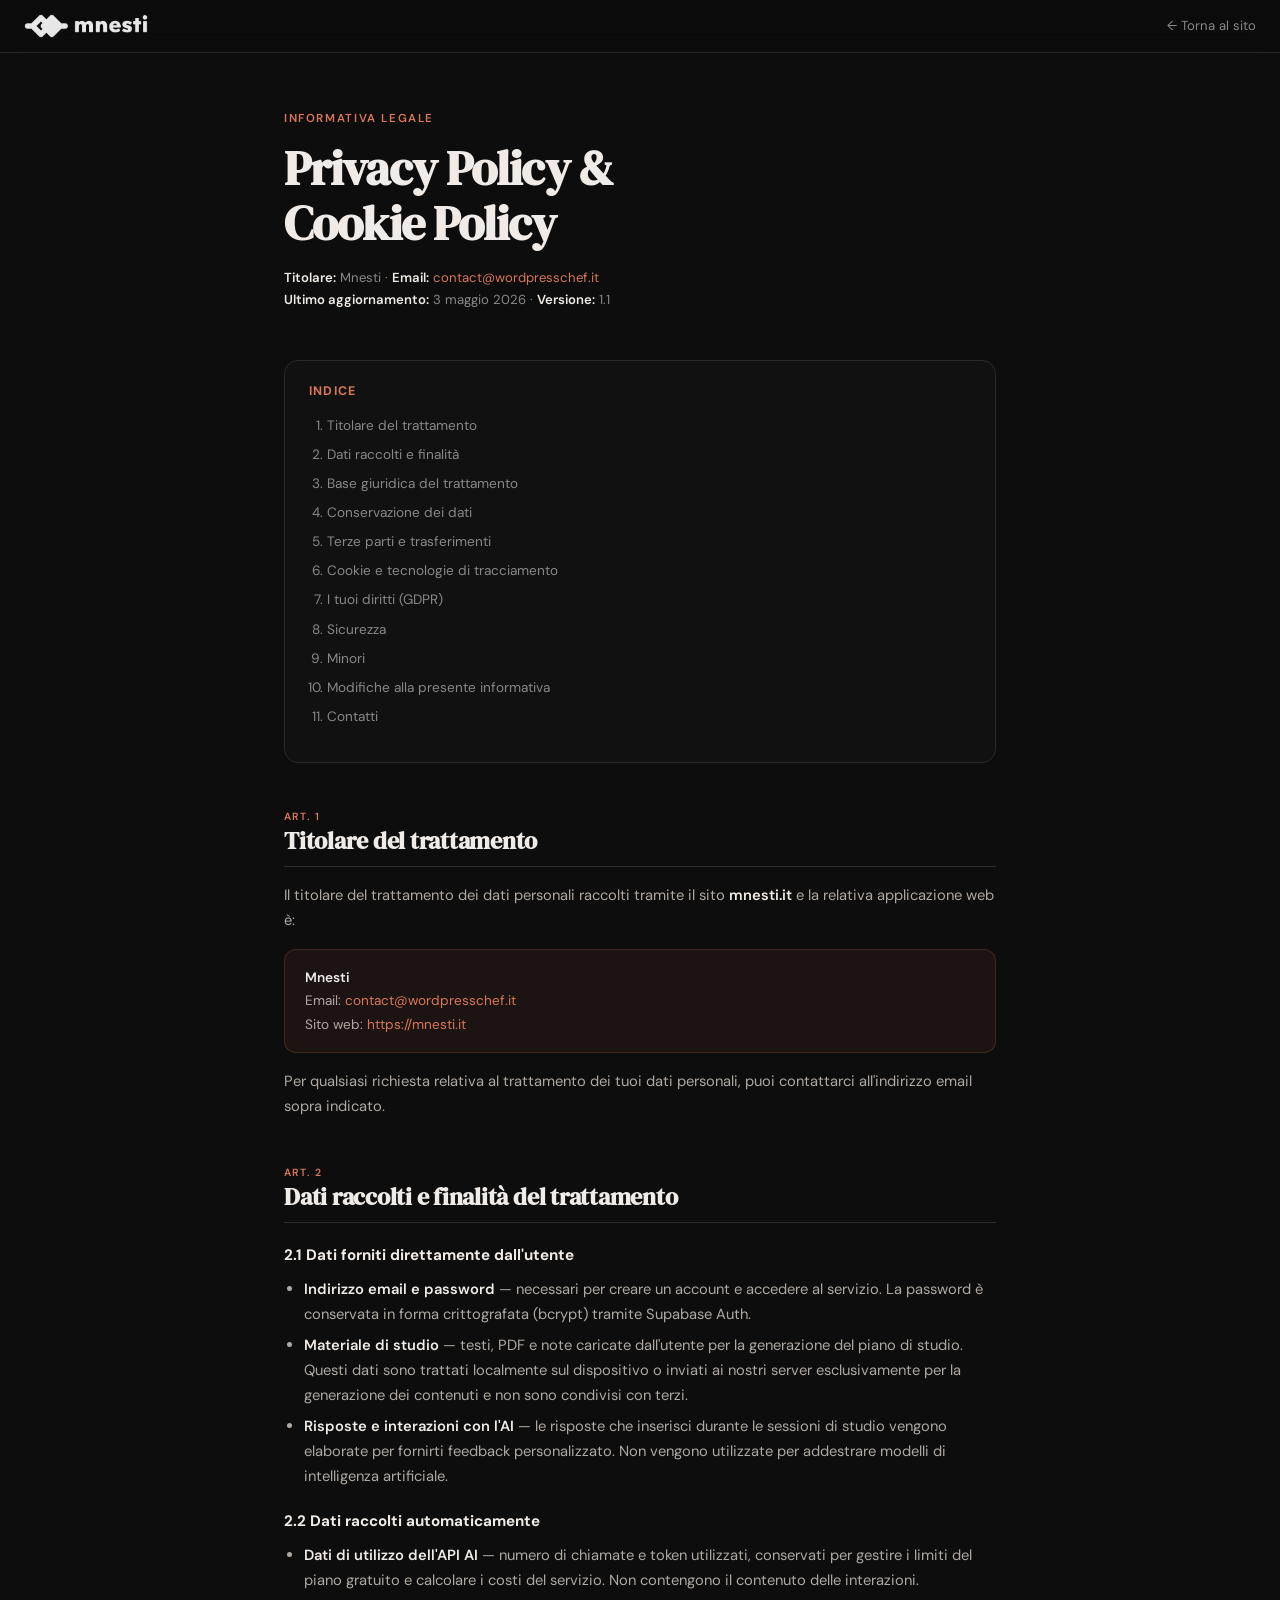
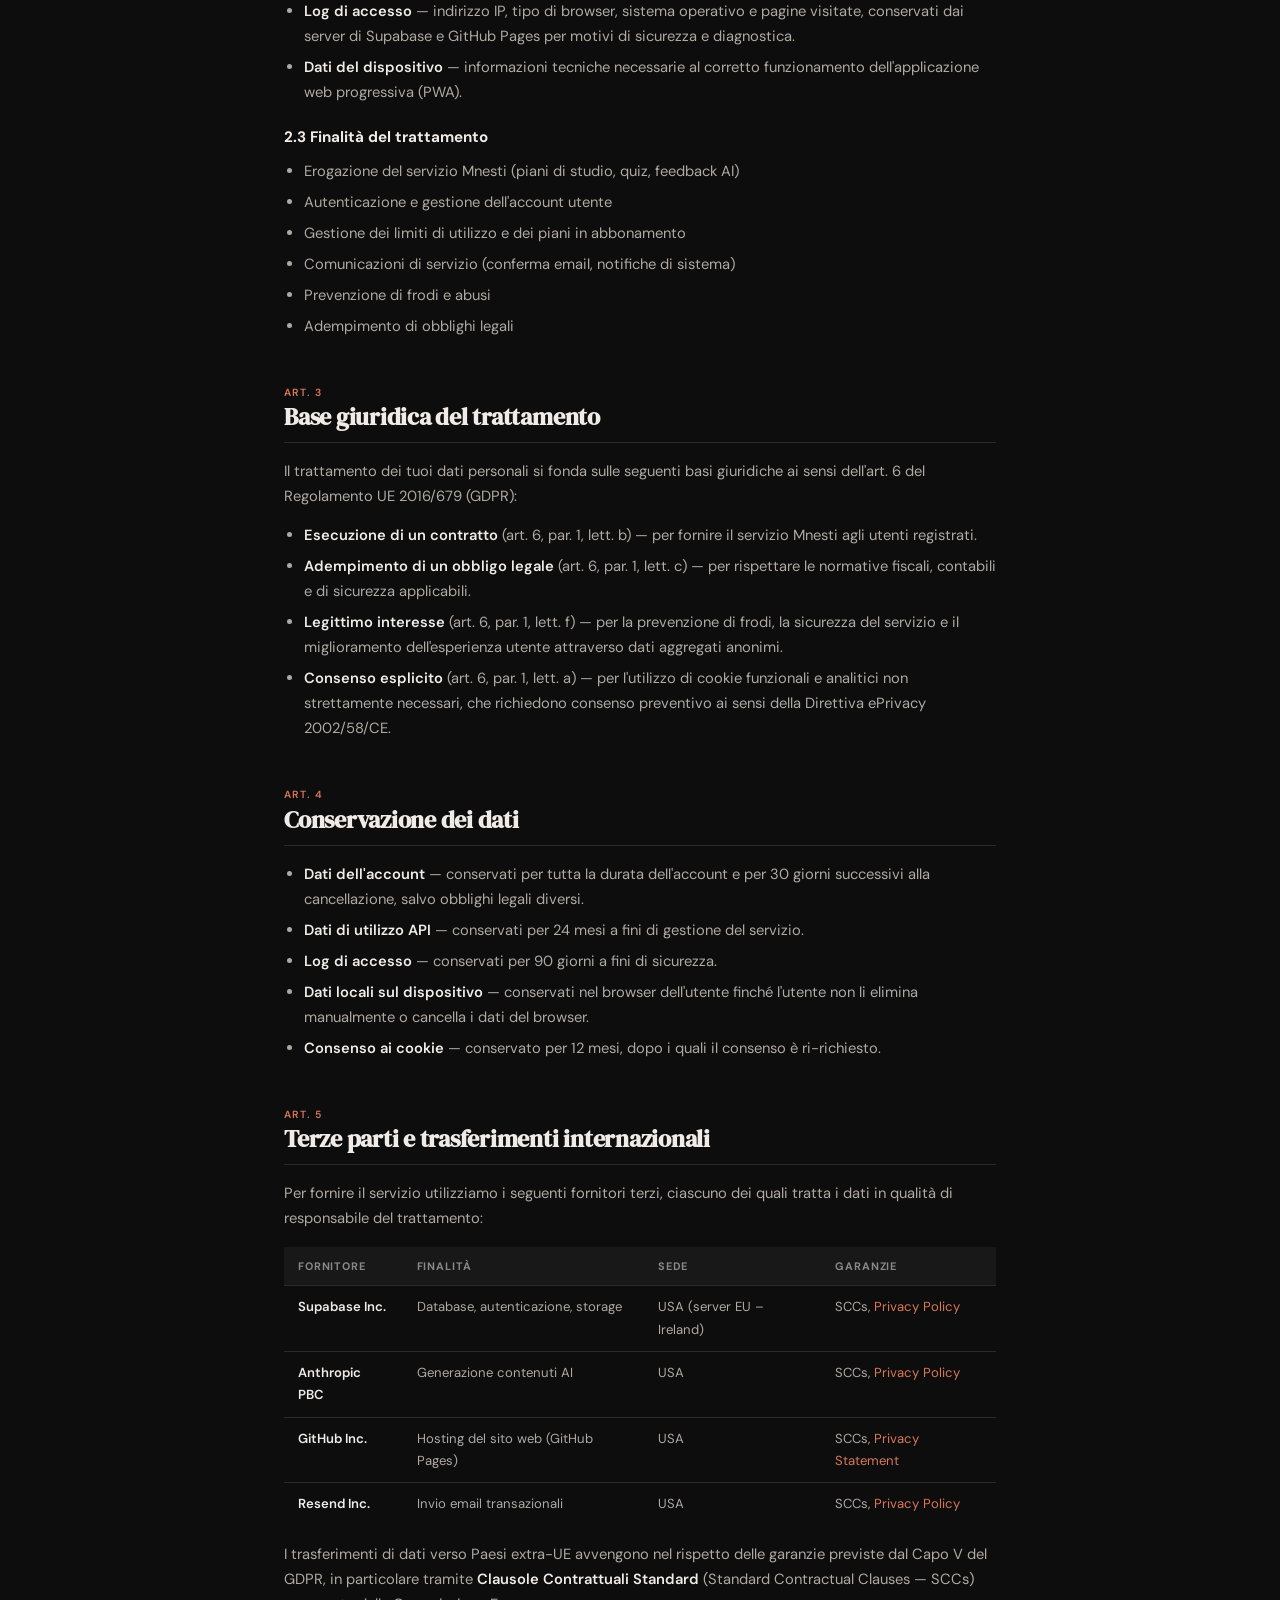
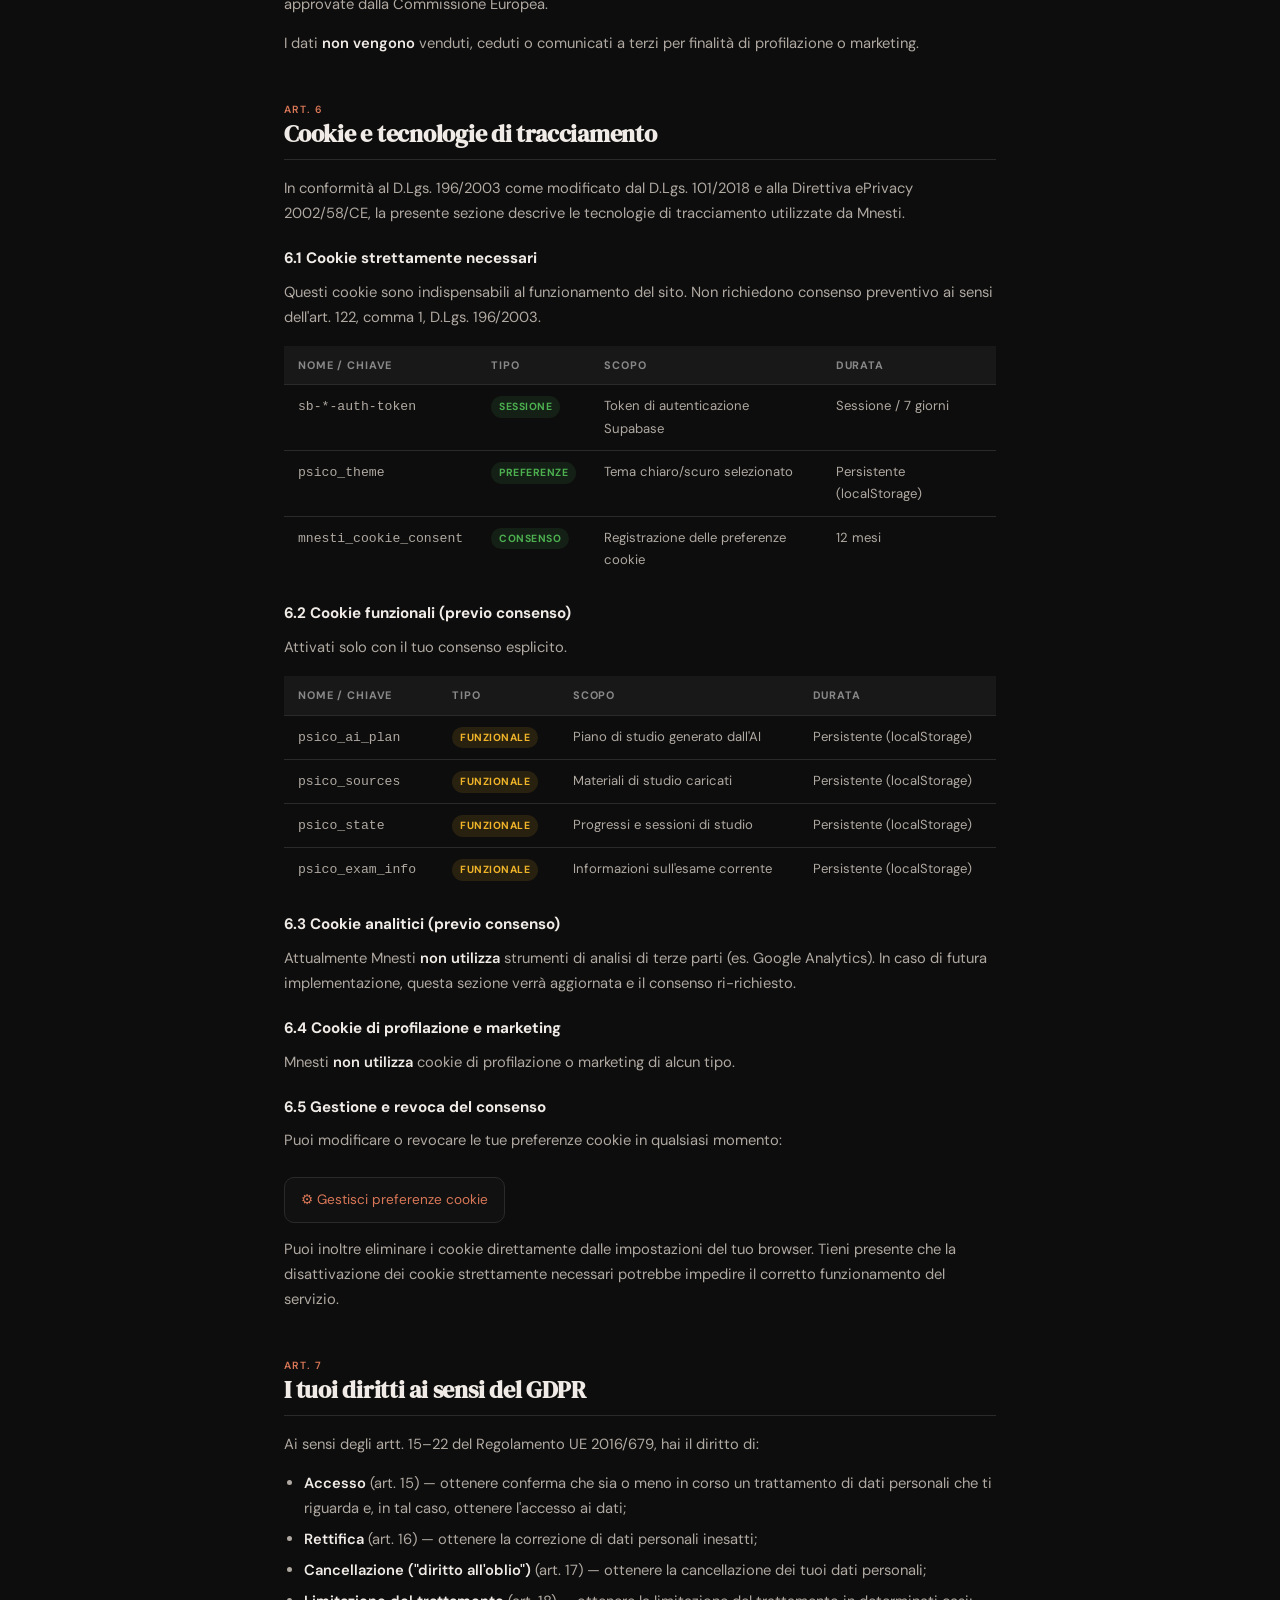
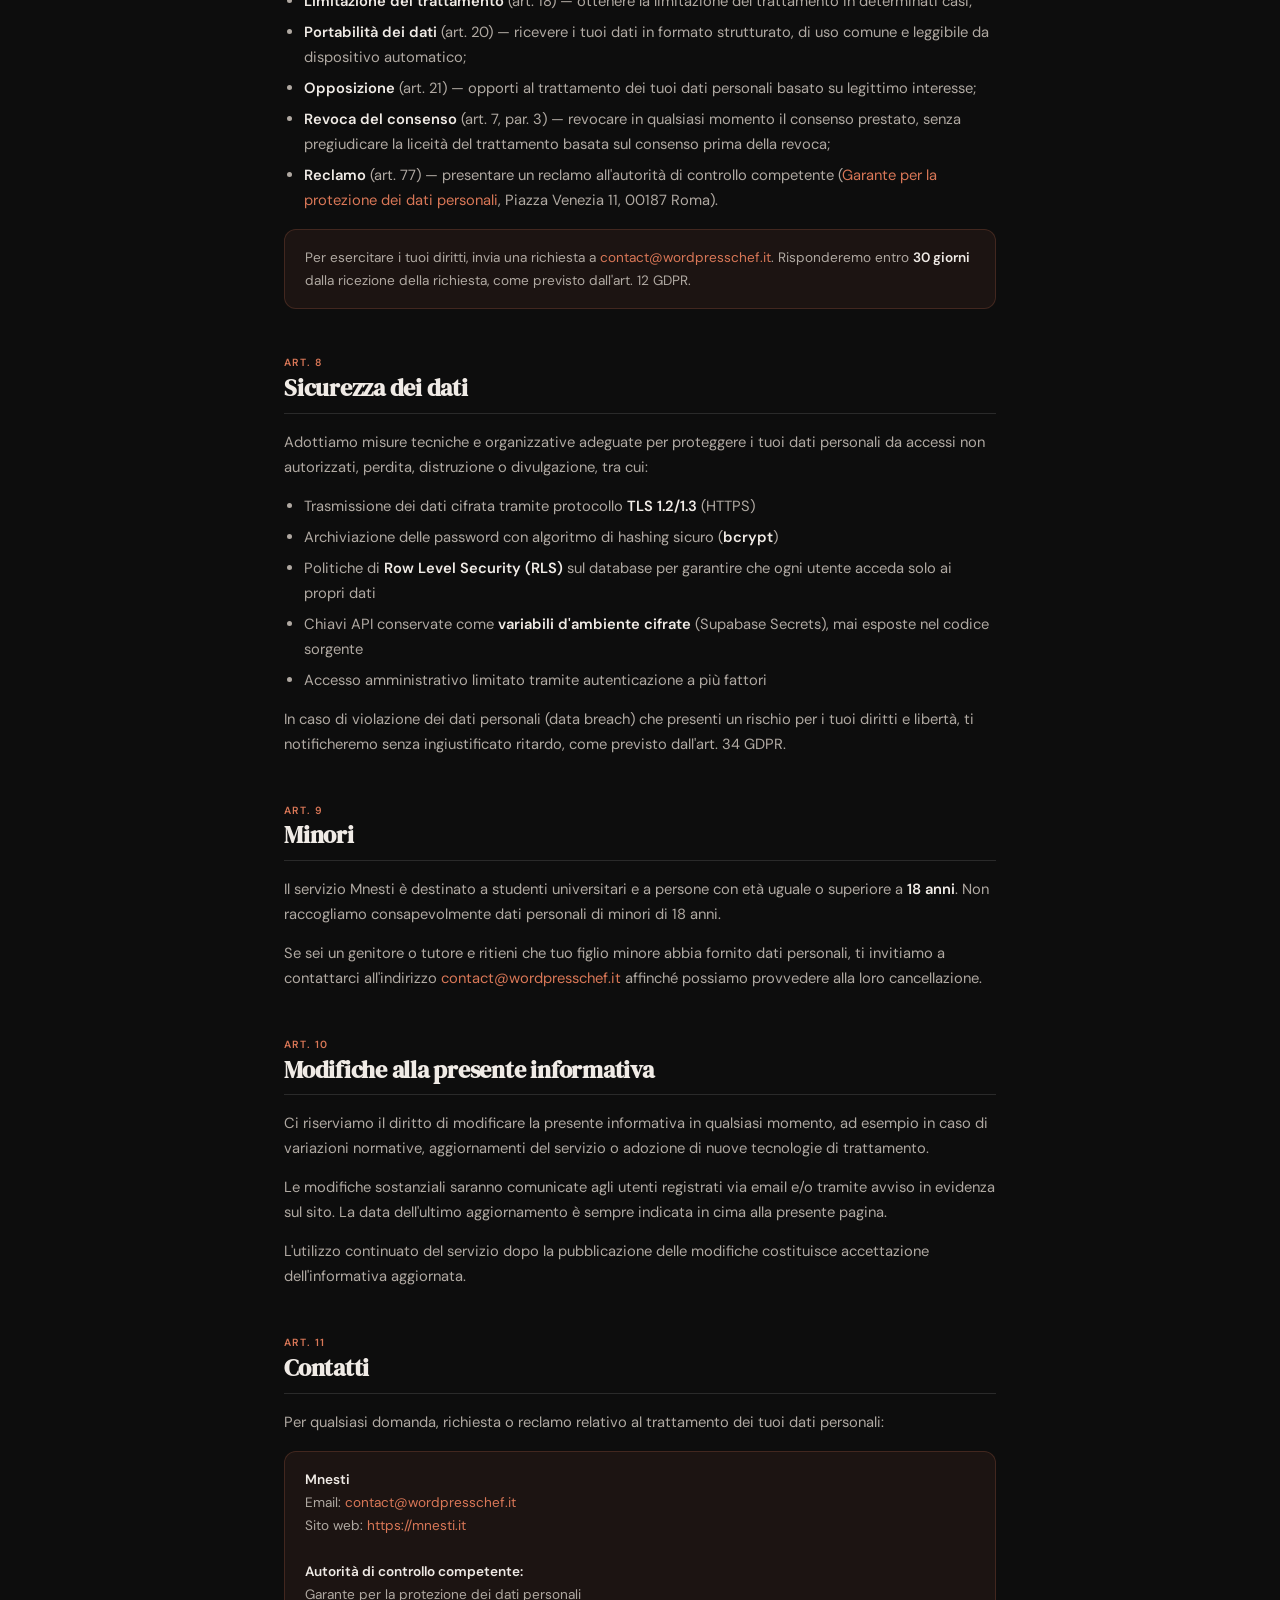
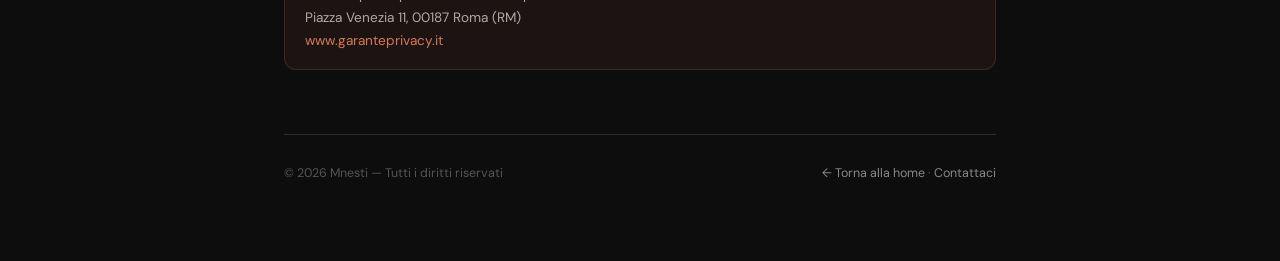
<file: privacy.html>
<!DOCTYPE html>
<html lang="it">
<head>
  <meta charset="UTF-8" />
  <meta name="viewport" content="width=device-width, initial-scale=1.0" />
  <title>Privacy Policy e Cookie Policy — Mnesti</title>
  <meta name="description" content="Informativa sul trattamento dei dati personali e sui cookie di Mnesti, ai sensi del GDPR (Reg. UE 2016/679) e del D.Lgs. 196/2003." />
  <meta name="robots" content="noindex, follow" />
  <link rel="canonical" href="https://mnesti.it/privacy.html" />
  <link rel="icon" href="favicon-32.png" type="image/png" sizes="32x32" />
  <link rel="preconnect" href="https://fonts.googleapis.com" />
  <link rel="preconnect" href="https://fonts.gstatic.com" crossorigin />
  <link href="https://fonts.googleapis.com/css2?family=DM+Serif+Display:ital@0;1&family=DM+Sans:wght@300;400;500;600&display=swap" rel="stylesheet" />
  <style>
    *, *::before, *::after { box-sizing: border-box; margin: 0; padding: 0; }
    :root {
      --bg:     #0d0d0d;
      --bg2:    #111;
      --bg3:    #181818;
      --border: #2a2a2a;
      --accent: #d97757;
      --white:  #f0ebe6;
      --grey:   #888;
      --grey2:  #555;
      --sans:   'DM Sans', system-ui, sans-serif;
      --serif:  'DM Serif Display', Georgia, serif;
    }
    html { scroll-behavior: smooth; }
    body {
      background: var(--bg);
      color: var(--white);
      font-family: var(--sans);
      font-size: 16px;
      line-height: 1.7;
      overflow-x: hidden;
    }
    ::-webkit-scrollbar { width: 4px; }
    ::-webkit-scrollbar-track { background: var(--bg); }
    ::-webkit-scrollbar-thumb { background: var(--accent); border-radius: 2px; }

    /* NAV */
    .topnav {
      position: sticky;
      top: 0;
      background: rgba(13,13,13,.92);
      backdrop-filter: blur(12px);
      border-bottom: 1px solid var(--border);
      padding: 14px 24px;
      display: flex;
      align-items: center;
      justify-content: space-between;
      z-index: 100;
    }
    .topnav-logo {
      display: flex;
      align-items: center;
      text-decoration: none;
    }
    .topnav-logo img {
      height: 24px;
      filter: invert(1);
      opacity: .9;
    }
    .topnav-back {
      font-size: .82rem;
      color: var(--grey);
      text-decoration: none;
      transition: color .2s;
      display: flex;
      align-items: center;
      gap: 6px;
    }
    .topnav-back:hover { color: var(--white); }

    /* LAYOUT */
    .page-wrap {
      max-width: 760px;
      margin: 0 auto;
      padding: 56px 24px 80px;
    }
    .page-hero {
      margin-bottom: 48px;
    }
    .page-label {
      font-size: .72rem;
      font-weight: 600;
      text-transform: uppercase;
      letter-spacing: .14em;
      color: var(--accent);
      margin-bottom: 12px;
    }
    .page-title {
      font-family: var(--serif);
      font-size: clamp(2rem, 5vw, 3rem);
      line-height: 1.15;
      letter-spacing: -.02em;
      margin-bottom: 16px;
    }
    .page-meta {
      font-size: .82rem;
      color: var(--grey);
    }
    .page-meta strong { color: var(--white); }

    /* TOC */
    .toc {
      background: var(--bg2);
      border: 1px solid var(--border);
      border-radius: 14px;
      padding: 20px 24px;
      margin-bottom: 48px;
    }
    .toc-title {
      font-size: .78rem;
      font-weight: 700;
      text-transform: uppercase;
      letter-spacing: .1em;
      color: var(--accent);
      margin-bottom: 12px;
    }
    .toc ol {
      padding-left: 18px;
      display: flex;
      flex-direction: column;
      gap: 6px;
    }
    .toc li { font-size: .85rem; color: var(--grey); }
    .toc a { color: var(--grey); text-decoration: none; transition: color .2s; }
    .toc a:hover { color: var(--accent); }

    /* CONTENT */
    .section { margin-bottom: 48px; scroll-margin-top: 80px; }
    h2 {
      font-family: var(--serif);
      font-size: 1.5rem;
      line-height: 1.2;
      margin-bottom: 16px;
      padding-bottom: 10px;
      border-bottom: 1px solid var(--border);
      letter-spacing: -.01em;
    }
    h2 .sec-num {
      font-family: var(--sans);
      font-size: .65rem;
      font-weight: 600;
      text-transform: uppercase;
      letter-spacing: .12em;
      color: var(--accent);
      display: block;
      margin-bottom: 4px;
    }
    h3 {
      font-size: .95rem;
      font-weight: 700;
      color: var(--white);
      margin: 20px 0 8px;
    }
    p { font-size: .92rem; color: #b0a9a2; margin-bottom: 14px; }
    p:last-child { margin-bottom: 0; }
    strong { color: var(--white); font-weight: 600; }
    a { color: var(--accent); text-decoration: none; }
    a:hover { text-decoration: underline; }
    ul, ol {
      padding-left: 20px;
      margin-bottom: 14px;
      display: flex;
      flex-direction: column;
      gap: 6px;
    }
    li { font-size: .92rem; color: #b0a9a2; }

    /* Cookie table */
    .cookie-table { width: 100%; border-collapse: collapse; margin: 16px 0; font-size: .82rem; }
    .cookie-table th {
      background: var(--bg3);
      color: var(--grey);
      font-size: .68rem;
      font-weight: 700;
      text-transform: uppercase;
      letter-spacing: .08em;
      padding: 10px 14px;
      text-align: left;
      border-bottom: 1px solid var(--border);
    }
    .cookie-table td {
      padding: 10px 14px;
      border-bottom: 1px solid var(--border);
      color: #b0a9a2;
      vertical-align: top;
    }
    .cookie-table tr:last-child td { border-bottom: none; }
    .badge {
      display: inline-block;
      padding: 2px 8px;
      border-radius: 100px;
      font-size: .65rem;
      font-weight: 700;
      text-transform: uppercase;
      letter-spacing: .05em;
    }
    .badge-green  { background: rgba(76,175,80,.12);  color: #4caf50; }
    .badge-yellow { background: rgba(240,180,41,.12); color: #f0b429; }
    .badge-orange { background: rgba(217,119,87,.12); color: #d97757; }

    /* Highlight box */
    .hl-box {
      background: rgba(217,119,87,.07);
      border: 1px solid rgba(217,119,87,.2);
      border-radius: 12px;
      padding: 16px 20px;
      margin: 16px 0;
    }
    .hl-box p { margin-bottom: 0; font-size: .85rem; }

    /* Cookie preferences link */
    .ck-prefs-link {
      display: inline-flex;
      align-items: center;
      gap: 8px;
      background: var(--bg2);
      border: 1px solid var(--border);
      border-radius: 10px;
      padding: 10px 16px;
      font-size: .85rem;
      color: var(--accent);
      cursor: pointer;
      transition: border-color .2s;
      text-decoration: none;
      margin-top: 10px;
    }
    .ck-prefs-link:hover { border-color: rgba(217,119,87,.4); text-decoration: none; }

    /* Footer */
    .page-footer {
      margin-top: 64px;
      padding-top: 28px;
      border-top: 1px solid var(--border);
      display: flex;
      align-items: center;
      justify-content: space-between;
      gap: 16px;
      flex-wrap: wrap;
    }
    .page-footer p { font-size: .78rem; color: var(--grey2); margin: 0; }
    .page-footer a { color: var(--grey); }
    .page-footer a:hover { color: var(--white); }
  </style>
</head>
<body>

<nav class="topnav" aria-label="Navigazione">
  <a href="https://mnesti.it" class="topnav-logo" aria-label="Mnesti — torna alla homepage">
    <img src="logo-full.png" alt="Mnesti"
         onerror="this.onerror=null;this.src='logo-mark.png';this.style.height='22px'">
  </a>
  <a href="https://mnesti.it" class="topnav-back">← Torna al sito</a>
</nav>

<main class="page-wrap">

  <header class="page-hero">
    <p class="page-label">Informativa legale</p>
    <h1 class="page-title">Privacy Policy &amp;<br>Cookie Policy</h1>
    <p class="page-meta">
      <strong>Titolare:</strong> Mnesti · <strong>Email:</strong> <a href="mailto:contact@wordpresschef.it">contact@wordpresschef.it</a><br>
      <strong>Ultimo aggiornamento:</strong> 3 maggio 2026 · <strong>Versione:</strong> 1.1
    </p>
  </header>

  <nav class="toc" aria-label="Indice">
    <p class="toc-title">Indice</p>
    <ol>
      <li><a href="#titolare">Titolare del trattamento</a></li>
      <li><a href="#dati">Dati raccolti e finalità</a></li>
      <li><a href="#base-giuridica">Base giuridica del trattamento</a></li>
      <li><a href="#conservazione">Conservazione dei dati</a></li>
      <li><a href="#terze-parti">Terze parti e trasferimenti</a></li>
      <li><a href="#cookie">Cookie e tecnologie di tracciamento</a></li>
      <li><a href="#diritti">I tuoi diritti (GDPR)</a></li>
      <li><a href="#sicurezza">Sicurezza</a></li>
      <li><a href="#minori">Minori</a></li>
      <li><a href="#modifiche">Modifiche alla presente informativa</a></li>
      <li><a href="#contatti">Contatti</a></li>
    </ol>
  </nav>

  <!-- 1. Titolare -->
  <section class="section" id="titolare">
    <h2><span class="sec-num">Art. 1</span>Titolare del trattamento</h2>
    <p>Il titolare del trattamento dei dati personali raccolti tramite il sito <strong>mnesti.it</strong> e la relativa applicazione web è:</p>
    <div class="hl-box">
      <p><strong>Mnesti</strong><br>
      Email: <a href="mailto:contact@wordpresschef.it">contact@wordpresschef.it</a><br>
      Sito web: <a href="https://mnesti.it">https://mnesti.it</a></p>
    </div>
    <p>Per qualsiasi richiesta relativa al trattamento dei tuoi dati personali, puoi contattarci all'indirizzo email sopra indicato.</p>
  </section>

  <!-- 2. Dati raccolti -->
  <section class="section" id="dati">
    <h2><span class="sec-num">Art. 2</span>Dati raccolti e finalità del trattamento</h2>

    <h3>2.1 Dati forniti direttamente dall'utente</h3>
    <ul>
      <li><strong>Indirizzo email e password</strong> — necessari per creare un account e accedere al servizio. La password è conservata in forma crittografata (bcrypt) tramite Supabase Auth.</li>
      <li><strong>Materiale di studio</strong> — testi, PDF e note caricate dall'utente per la generazione del piano di studio. Questi dati sono trattati localmente sul dispositivo o inviati ai nostri server esclusivamente per la generazione dei contenuti e non sono condivisi con terzi.</li>
      <li><strong>Risposte e interazioni con l'AI</strong> — le risposte che inserisci durante le sessioni di studio vengono elaborate per fornirti feedback personalizzato. Non vengono utilizzate per addestrare modelli di intelligenza artificiale.</li>
    </ul>

    <h3>2.2 Dati raccolti automaticamente</h3>
    <ul>
      <li><strong>Dati di utilizzo dell'API AI</strong> — numero di chiamate e token utilizzati, conservati per gestire i limiti del piano gratuito e calcolare i costi del servizio. Non contengono il contenuto delle interazioni.</li>
      <li><strong>Log di accesso</strong> — indirizzo IP, tipo di browser, sistema operativo e pagine visitate, conservati dai server di Supabase e GitHub Pages per motivi di sicurezza e diagnostica.</li>
      <li><strong>Dati del dispositivo</strong> — informazioni tecniche necessarie al corretto funzionamento dell'applicazione web progressiva (PWA).</li>
    </ul>

    <h3>2.3 Finalità del trattamento</h3>
    <ul>
      <li>Erogazione del servizio Mnesti (piani di studio, quiz, feedback AI)</li>
      <li>Autenticazione e gestione dell'account utente</li>
      <li>Gestione dei limiti di utilizzo e dei piani in abbonamento</li>
      <li>Comunicazioni di servizio (conferma email, notifiche di sistema)</li>
      <li>Prevenzione di frodi e abusi</li>
      <li>Adempimento di obblighi legali</li>
    </ul>
  </section>

  <!-- 3. Base giuridica -->
  <section class="section" id="base-giuridica">
    <h2><span class="sec-num">Art. 3</span>Base giuridica del trattamento</h2>
    <p>Il trattamento dei tuoi dati personali si fonda sulle seguenti basi giuridiche ai sensi dell'art. 6 del Regolamento UE 2016/679 (GDPR):</p>
    <ul>
      <li><strong>Esecuzione di un contratto</strong> (art. 6, par. 1, lett. b) — per fornire il servizio Mnesti agli utenti registrati.</li>
      <li><strong>Adempimento di un obbligo legale</strong> (art. 6, par. 1, lett. c) — per rispettare le normative fiscali, contabili e di sicurezza applicabili.</li>
      <li><strong>Legittimo interesse</strong> (art. 6, par. 1, lett. f) — per la prevenzione di frodi, la sicurezza del servizio e il miglioramento dell'esperienza utente attraverso dati aggregati anonimi.</li>
      <li><strong>Consenso esplicito</strong> (art. 6, par. 1, lett. a) — per l'utilizzo di cookie funzionali e analitici non strettamente necessari, che richiedono consenso preventivo ai sensi della Direttiva ePrivacy 2002/58/CE.</li>
    </ul>
  </section>

  <!-- 4. Conservazione -->
  <section class="section" id="conservazione">
    <h2><span class="sec-num">Art. 4</span>Conservazione dei dati</h2>
    <ul>
      <li><strong>Dati dell'account</strong> — conservati per tutta la durata dell'account e per 30 giorni successivi alla cancellazione, salvo obblighi legali diversi.</li>
      <li><strong>Dati di utilizzo API</strong> — conservati per 24 mesi a fini di gestione del servizio.</li>
      <li><strong>Log di accesso</strong> — conservati per 90 giorni a fini di sicurezza.</li>
      <li><strong>Dati locali sul dispositivo</strong> — conservati nel browser dell'utente finché l'utente non li elimina manualmente o cancella i dati del browser.</li>
      <li><strong>Consenso ai cookie</strong> — conservato per 12 mesi, dopo i quali il consenso è ri-richiesto.</li>
    </ul>
  </section>

  <!-- 5. Terze parti -->
  <section class="section" id="terze-parti">
    <h2><span class="sec-num">Art. 5</span>Terze parti e trasferimenti internazionali</h2>
    <p>Per fornire il servizio utilizziamo i seguenti fornitori terzi, ciascuno dei quali tratta i dati in qualità di responsabile del trattamento:</p>

    <table class="cookie-table">
      <thead>
        <tr>
          <th>Fornitore</th>
          <th>Finalità</th>
          <th>Sede</th>
          <th>Garanzie</th>
        </tr>
      </thead>
      <tbody>
        <tr>
          <td><strong>Supabase Inc.</strong></td>
          <td>Database, autenticazione, storage</td>
          <td>USA (server EU – Ireland)</td>
          <td>SCCs, <a href="https://supabase.com/privacy" target="_blank" rel="noopener">Privacy Policy</a></td>
        </tr>
        <tr>
          <td><strong>Anthropic PBC</strong></td>
          <td>Generazione contenuti AI</td>
          <td>USA</td>
          <td>SCCs, <a href="https://www.anthropic.com/privacy" target="_blank" rel="noopener">Privacy Policy</a></td>
        </tr>
        <tr>
          <td><strong>GitHub Inc.</strong></td>
          <td>Hosting del sito web (GitHub Pages)</td>
          <td>USA</td>
          <td>SCCs, <a href="https://docs.github.com/en/site-policy/privacy-policies/github-general-privacy-statement" target="_blank" rel="noopener">Privacy Statement</a></td>
        </tr>
        <tr>
          <td><strong>Resend Inc.</strong></td>
          <td>Invio email transazionali</td>
          <td>USA</td>
          <td>SCCs, <a href="https://resend.com/privacy" target="_blank" rel="noopener">Privacy Policy</a></td>
        </tr>
      </tbody>
    </table>

    <p>I trasferimenti di dati verso Paesi extra-UE avvengono nel rispetto delle garanzie previste dal Capo V del GDPR, in particolare tramite <strong>Clausole Contrattuali Standard</strong> (Standard Contractual Clauses — SCCs) approvate dalla Commissione Europea.</p>
    <p>I dati <strong>non vengono</strong> venduti, ceduti o comunicati a terzi per finalità di profilazione o marketing.</p>
  </section>

  <!-- 6. Cookie -->
  <section class="section" id="cookie">
    <h2><span class="sec-num">Art. 6</span>Cookie e tecnologie di tracciamento</h2>
    <p>In conformità al D.Lgs. 196/2003 come modificato dal D.Lgs. 101/2018 e alla Direttiva ePrivacy 2002/58/CE, la presente sezione descrive le tecnologie di tracciamento utilizzate da Mnesti.</p>

    <h3>6.1 Cookie strettamente necessari</h3>
    <p>Questi cookie sono indispensabili al funzionamento del sito. Non richiedono consenso preventivo ai sensi dell'art. 122, comma 1, D.Lgs. 196/2003.</p>

    <table class="cookie-table">
      <thead>
        <tr><th>Nome / Chiave</th><th>Tipo</th><th>Scopo</th><th>Durata</th></tr>
      </thead>
      <tbody>
        <tr>
          <td><code>sb-*-auth-token</code></td>
          <td><span class="badge badge-green">Sessione</span></td>
          <td>Token di autenticazione Supabase</td>
          <td>Sessione / 7 giorni</td>
        </tr>
        <tr>
          <td><code>psico_theme</code></td>
          <td><span class="badge badge-green">Preferenze</span></td>
          <td>Tema chiaro/scuro selezionato</td>
          <td>Persistente (localStorage)</td>
        </tr>
        <tr>
          <td><code>mnesti_cookie_consent</code></td>
          <td><span class="badge badge-green">Consenso</span></td>
          <td>Registrazione delle preferenze cookie</td>
          <td>12 mesi</td>
        </tr>
      </tbody>
    </table>

    <h3>6.2 Cookie funzionali (previo consenso)</h3>
    <p>Attivati solo con il tuo consenso esplicito.</p>

    <table class="cookie-table">
      <thead>
        <tr><th>Nome / Chiave</th><th>Tipo</th><th>Scopo</th><th>Durata</th></tr>
      </thead>
      <tbody>
        <tr>
          <td><code>psico_ai_plan</code></td>
          <td><span class="badge badge-yellow">Funzionale</span></td>
          <td>Piano di studio generato dall'AI</td>
          <td>Persistente (localStorage)</td>
        </tr>
        <tr>
          <td><code>psico_sources</code></td>
          <td><span class="badge badge-yellow">Funzionale</span></td>
          <td>Materiali di studio caricati</td>
          <td>Persistente (localStorage)</td>
        </tr>
        <tr>
          <td><code>psico_state</code></td>
          <td><span class="badge badge-yellow">Funzionale</span></td>
          <td>Progressi e sessioni di studio</td>
          <td>Persistente (localStorage)</td>
        </tr>
        <tr>
          <td><code>psico_exam_info</code></td>
          <td><span class="badge badge-yellow">Funzionale</span></td>
          <td>Informazioni sull'esame corrente</td>
          <td>Persistente (localStorage)</td>
        </tr>
      </tbody>
    </table>

    <h3>6.3 Cookie analitici (previo consenso)</h3>
    <p>Attualmente Mnesti <strong>non utilizza</strong> strumenti di analisi di terze parti (es. Google Analytics). In caso di futura implementazione, questa sezione verrà aggiornata e il consenso ri-richiesto.</p>

    <h3>6.4 Cookie di profilazione e marketing</h3>
    <p>Mnesti <strong>non utilizza</strong> cookie di profilazione o marketing di alcun tipo.</p>

    <h3>6.5 Gestione e revoca del consenso</h3>
    <p>Puoi modificare o revocare le tue preferenze cookie in qualsiasi momento:</p>
    <a href="#" class="ck-prefs-link" onclick="if(window.cookieOpenPrefs){cookieOpenPrefs();}return false;">
      ⚙️ Gestisci preferenze cookie
    </a>
    <p style="margin-top:14px;">Puoi inoltre eliminare i cookie direttamente dalle impostazioni del tuo browser. Tieni presente che la disattivazione dei cookie strettamente necessari potrebbe impedire il corretto funzionamento del servizio.</p>
  </section>

  <!-- 7. Diritti -->
  <section class="section" id="diritti">
    <h2><span class="sec-num">Art. 7</span>I tuoi diritti ai sensi del GDPR</h2>
    <p>Ai sensi degli artt. 15–22 del Regolamento UE 2016/679, hai il diritto di:</p>
    <ul>
      <li><strong>Accesso</strong> (art. 15) — ottenere conferma che sia o meno in corso un trattamento di dati personali che ti riguarda e, in tal caso, ottenere l'accesso ai dati;</li>
      <li><strong>Rettifica</strong> (art. 16) — ottenere la correzione di dati personali inesatti;</li>
      <li><strong>Cancellazione ("diritto all'oblio")</strong> (art. 17) — ottenere la cancellazione dei tuoi dati personali;</li>
      <li><strong>Limitazione del trattamento</strong> (art. 18) — ottenere la limitazione del trattamento in determinati casi;</li>
      <li><strong>Portabilità dei dati</strong> (art. 20) — ricevere i tuoi dati in formato strutturato, di uso comune e leggibile da dispositivo automatico;</li>
      <li><strong>Opposizione</strong> (art. 21) — opporti al trattamento dei tuoi dati personali basato su legittimo interesse;</li>
      <li><strong>Revoca del consenso</strong> (art. 7, par. 3) — revocare in qualsiasi momento il consenso prestato, senza pregiudicare la liceità del trattamento basata sul consenso prima della revoca;</li>
      <li><strong>Reclamo</strong> (art. 77) — presentare un reclamo all'autorità di controllo competente (<a href="https://www.garanteprivacy.it" target="_blank" rel="noopener">Garante per la protezione dei dati personali</a>, Piazza Venezia 11, 00187 Roma).</li>
    </ul>
    <div class="hl-box">
      <p>Per esercitare i tuoi diritti, invia una richiesta a <a href="mailto:contact@wordpresschef.it">contact@wordpresschef.it</a>. Risponderemo entro <strong>30 giorni</strong> dalla ricezione della richiesta, come previsto dall'art. 12 GDPR.</p>
    </div>
  </section>

  <!-- 8. Sicurezza -->
  <section class="section" id="sicurezza">
    <h2><span class="sec-num">Art. 8</span>Sicurezza dei dati</h2>
    <p>Adottiamo misure tecniche e organizzative adeguate per proteggere i tuoi dati personali da accessi non autorizzati, perdita, distruzione o divulgazione, tra cui:</p>
    <ul>
      <li>Trasmissione dei dati cifrata tramite protocollo <strong>TLS 1.2/1.3</strong> (HTTPS)</li>
      <li>Archiviazione delle password con algoritmo di hashing sicuro (<strong>bcrypt</strong>)</li>
      <li>Politiche di <strong>Row Level Security (RLS)</strong> sul database per garantire che ogni utente acceda solo ai propri dati</li>
      <li>Chiavi API conservate come <strong>variabili d'ambiente cifrate</strong> (Supabase Secrets), mai esposte nel codice sorgente</li>
      <li>Accesso amministrativo limitato tramite autenticazione a più fattori</li>
    </ul>
    <p>In caso di violazione dei dati personali (data breach) che presenti un rischio per i tuoi diritti e libertà, ti notificheremo senza ingiustificato ritardo, come previsto dall'art. 34 GDPR.</p>
  </section>

  <!-- 9. Minori -->
  <section class="section" id="minori">
    <h2><span class="sec-num">Art. 9</span>Minori</h2>
    <p>Il servizio Mnesti è destinato a studenti universitari e a persone con età uguale o superiore a <strong>18 anni</strong>. Non raccogliamo consapevolmente dati personali di minori di 18 anni.</p>
    <p>Se sei un genitore o tutore e ritieni che tuo figlio minore abbia fornito dati personali, ti invitiamo a contattarci all'indirizzo <a href="mailto:contact@wordpresschef.it">contact@wordpresschef.it</a> affinché possiamo provvedere alla loro cancellazione.</p>
  </section>

  <!-- 10. Modifiche -->
  <section class="section" id="modifiche">
    <h2><span class="sec-num">Art. 10</span>Modifiche alla presente informativa</h2>
    <p>Ci riserviamo il diritto di modificare la presente informativa in qualsiasi momento, ad esempio in caso di variazioni normative, aggiornamenti del servizio o adozione di nuove tecnologie di trattamento.</p>
    <p>Le modifiche sostanziali saranno comunicate agli utenti registrati via email e/o tramite avviso in evidenza sul sito. La data dell'ultimo aggiornamento è sempre indicata in cima alla presente pagina.</p>
    <p>L'utilizzo continuato del servizio dopo la pubblicazione delle modifiche costituisce accettazione dell'informativa aggiornata.</p>
  </section>

  <!-- 11. Contatti -->
  <section class="section" id="contatti">
    <h2><span class="sec-num">Art. 11</span>Contatti</h2>
    <p>Per qualsiasi domanda, richiesta o reclamo relativo al trattamento dei tuoi dati personali:</p>
    <div class="hl-box">
      <p>
        <strong>Mnesti</strong><br>
        Email: <a href="mailto:contact@wordpresschef.it">contact@wordpresschef.it</a><br>
        Sito web: <a href="https://mnesti.it">https://mnesti.it</a><br><br>
        <strong>Autorità di controllo competente:</strong><br>
        Garante per la protezione dei dati personali<br>
        Piazza Venezia 11, 00187 Roma (RM)<br>
        <a href="https://www.garanteprivacy.it" target="_blank" rel="noopener">www.garanteprivacy.it</a>
      </p>
    </div>
  </section>

  <footer class="page-footer">
    <p>© <time datetime="2026">2026</time> Mnesti — Tutti i diritti riservati</p>
    <p><a href="https://mnesti.it">← Torna alla home</a> · <a href="mailto:contact@wordpresschef.it">Contattaci</a></p>
  </footer>

</main>

</body>
</html>
</file>
